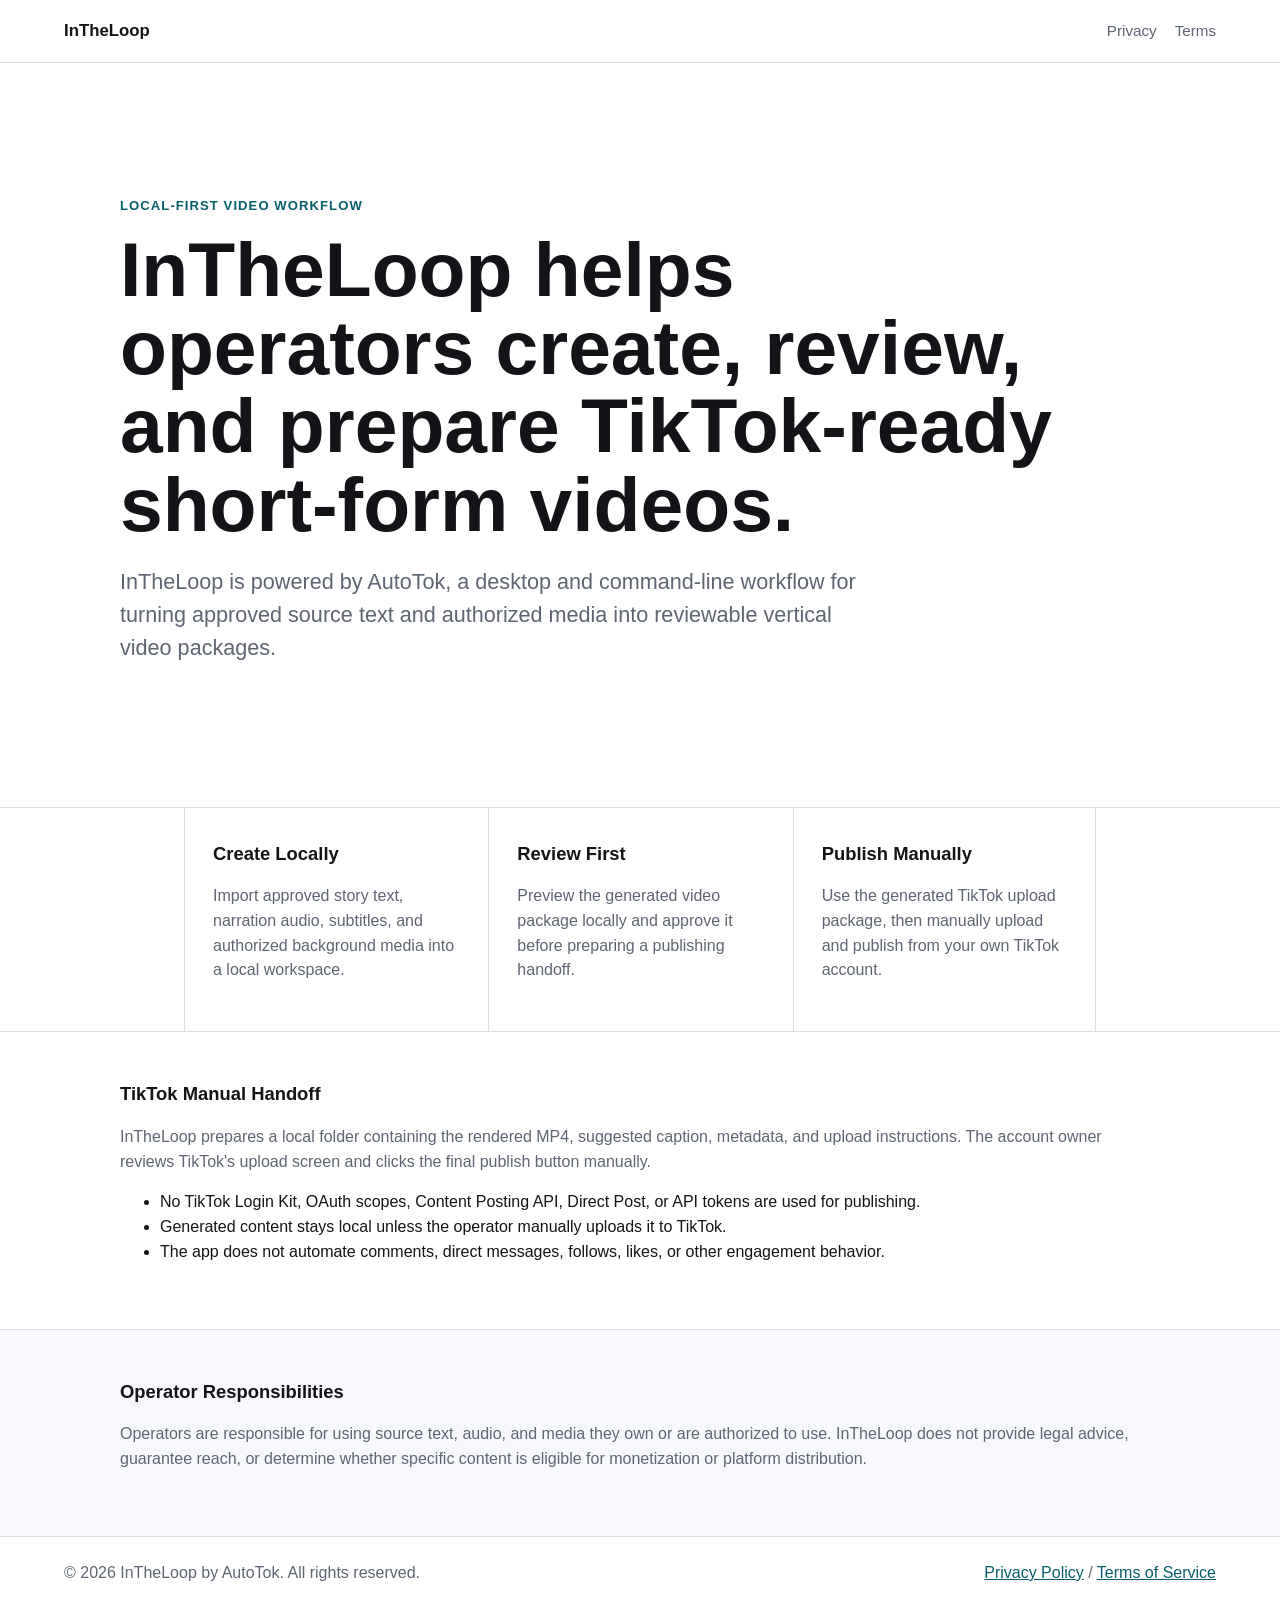
<file: docs/index.html>
<!doctype html>
<html lang="en">
<head>
  <meta charset="utf-8">
  <meta name="viewport" content="width=device-width, initial-scale=1">
  <title>InTheLoop by AutoTok</title>
  <meta name="description" content="InTheLoop by AutoTok is a local-first workflow for creating, reviewing, and preparing TikTok-ready short-form video packages for manual publishing.">
  <link rel="stylesheet" href="styles.css">
</head>
<body>
  <header class="site-header">
    <a class="brand" href="index.html">InTheLoop</a>
    <nav aria-label="Main navigation">
      <a href="privacy.html">Privacy</a>
      <a href="terms.html">Terms</a>
    </nav>
  </header>

  <main>
    <section class="hero">
      <div class="hero-copy">
        <p class="eyebrow">Local-first video workflow</p>
        <h1>InTheLoop helps operators create, review, and prepare TikTok-ready short-form videos.</h1>
        <p class="lead">InTheLoop is powered by AutoTok, a desktop and command-line workflow for turning approved source text and authorized media into reviewable vertical video packages.</p>
      </div>
    </section>

    <section class="section-grid" aria-label="Core workflow">
      <article>
        <h2>Create Locally</h2>
        <p>Import approved story text, narration audio, subtitles, and authorized background media into a local workspace.</p>
      </article>
      <article>
        <h2>Review First</h2>
        <p>Preview the generated video package locally and approve it before preparing a publishing handoff.</p>
      </article>
      <article>
        <h2>Publish Manually</h2>
        <p>Use the generated TikTok upload package, then manually upload and publish from your own TikTok account.</p>
      </article>
    </section>

    <section class="content-band">
      <div>
        <h2>TikTok Manual Handoff</h2>
        <p>InTheLoop prepares a local folder containing the rendered MP4, suggested caption, metadata, and upload instructions. The account owner reviews TikTok's upload screen and clicks the final publish button manually.</p>
        <ul>
          <li>No TikTok Login Kit, OAuth scopes, Content Posting API, Direct Post, or API tokens are used for publishing.</li>
          <li>Generated content stays local unless the operator manually uploads it to TikTok.</li>
          <li>The app does not automate comments, direct messages, follows, likes, or other engagement behavior.</li>
        </ul>
      </div>
    </section>

    <section class="content-band subtle">
      <div>
        <h2>Operator Responsibilities</h2>
        <p>Operators are responsible for using source text, audio, and media they own or are authorized to use. InTheLoop does not provide legal advice, guarantee reach, or determine whether specific content is eligible for monetization or platform distribution.</p>
      </div>
    </section>
  </main>

  <footer class="site-footer">
    <p>&copy; 2026 InTheLoop by AutoTok. All rights reserved.</p>
    <p><a href="privacy.html">Privacy Policy</a> <span aria-hidden="true">/</span> <a href="terms.html">Terms of Service</a></p>
  </footer>
</body>
</html>
</file>
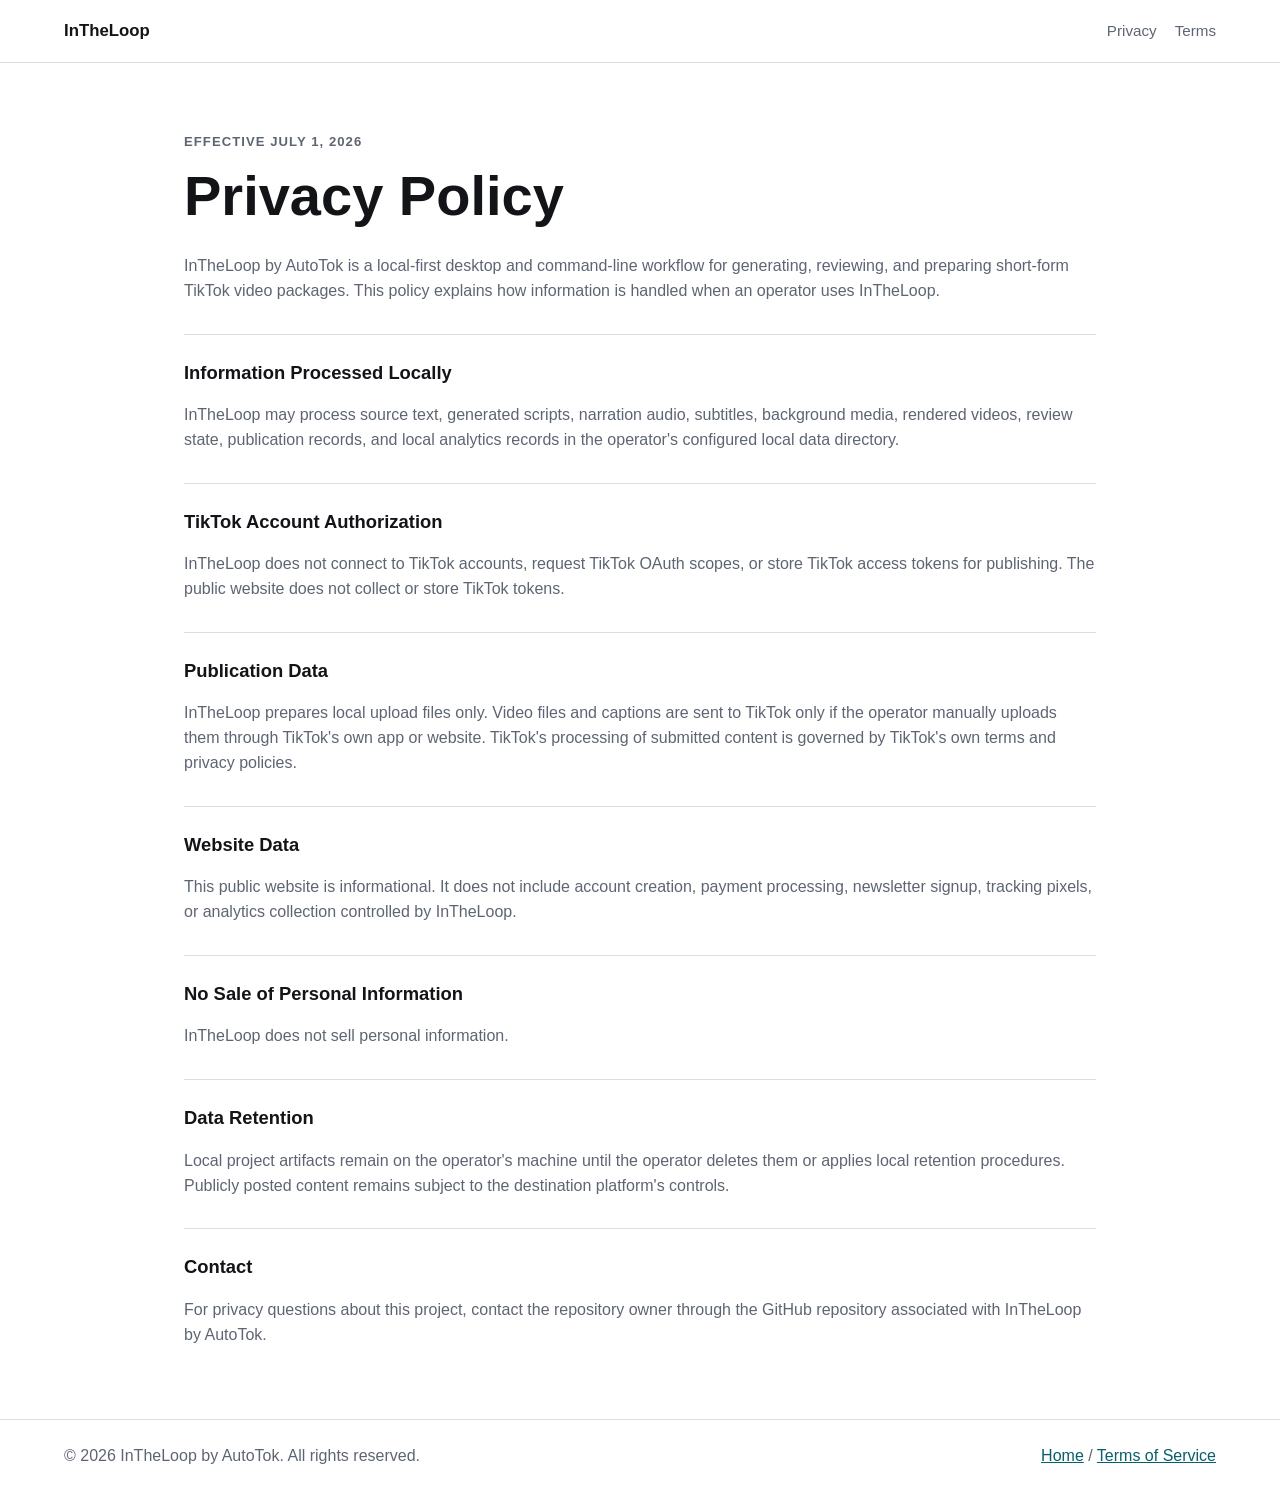
<file: docs/privacy.html>
<!doctype html>
<html lang="en">
<head>
  <meta charset="utf-8">
  <meta name="viewport" content="width=device-width, initial-scale=1">
  <title>Privacy Policy - InTheLoop</title>
  <meta name="description" content="Privacy Policy for InTheLoop by AutoTok.">
  <link rel="stylesheet" href="styles.css">
</head>
<body>
  <header class="site-header">
    <a class="brand" href="index.html">InTheLoop</a>
    <nav aria-label="Main navigation">
      <a href="privacy.html">Privacy</a>
      <a href="terms.html">Terms</a>
    </nav>
  </header>

  <main class="document">
    <p class="eyebrow">Effective July 1, 2026</p>
    <h1>Privacy Policy</h1>

    <p>InTheLoop by AutoTok is a local-first desktop and command-line workflow for generating, reviewing, and preparing short-form TikTok video packages. This policy explains how information is handled when an operator uses InTheLoop.</p>

    <h2>Information Processed Locally</h2>
    <p>InTheLoop may process source text, generated scripts, narration audio, subtitles, background media, rendered videos, review state, publication records, and local analytics records in the operator's configured local data directory.</p>

    <h2>TikTok Account Authorization</h2>
    <p>InTheLoop does not connect to TikTok accounts, request TikTok OAuth scopes, or store TikTok access tokens for publishing. The public website does not collect or store TikTok tokens.</p>

    <h2>Publication Data</h2>
    <p>InTheLoop prepares local upload files only. Video files and captions are sent to TikTok only if the operator manually uploads them through TikTok's own app or website. TikTok's processing of submitted content is governed by TikTok's own terms and privacy policies.</p>

    <h2>Website Data</h2>
    <p>This public website is informational. It does not include account creation, payment processing, newsletter signup, tracking pixels, or analytics collection controlled by InTheLoop.</p>

    <h2>No Sale of Personal Information</h2>
    <p>InTheLoop does not sell personal information.</p>

    <h2>Data Retention</h2>
    <p>Local project artifacts remain on the operator's machine until the operator deletes them or applies local retention procedures. Publicly posted content remains subject to the destination platform's controls.</p>

    <h2>Contact</h2>
    <p>For privacy questions about this project, contact the repository owner through the GitHub repository associated with InTheLoop by AutoTok.</p>
  </main>

  <footer class="site-footer">
    <p>&copy; 2026 InTheLoop by AutoTok. All rights reserved.</p>
    <p><a href="index.html">Home</a> <span aria-hidden="true">/</span> <a href="terms.html">Terms of Service</a></p>
  </footer>
</body>
</html>
</file>
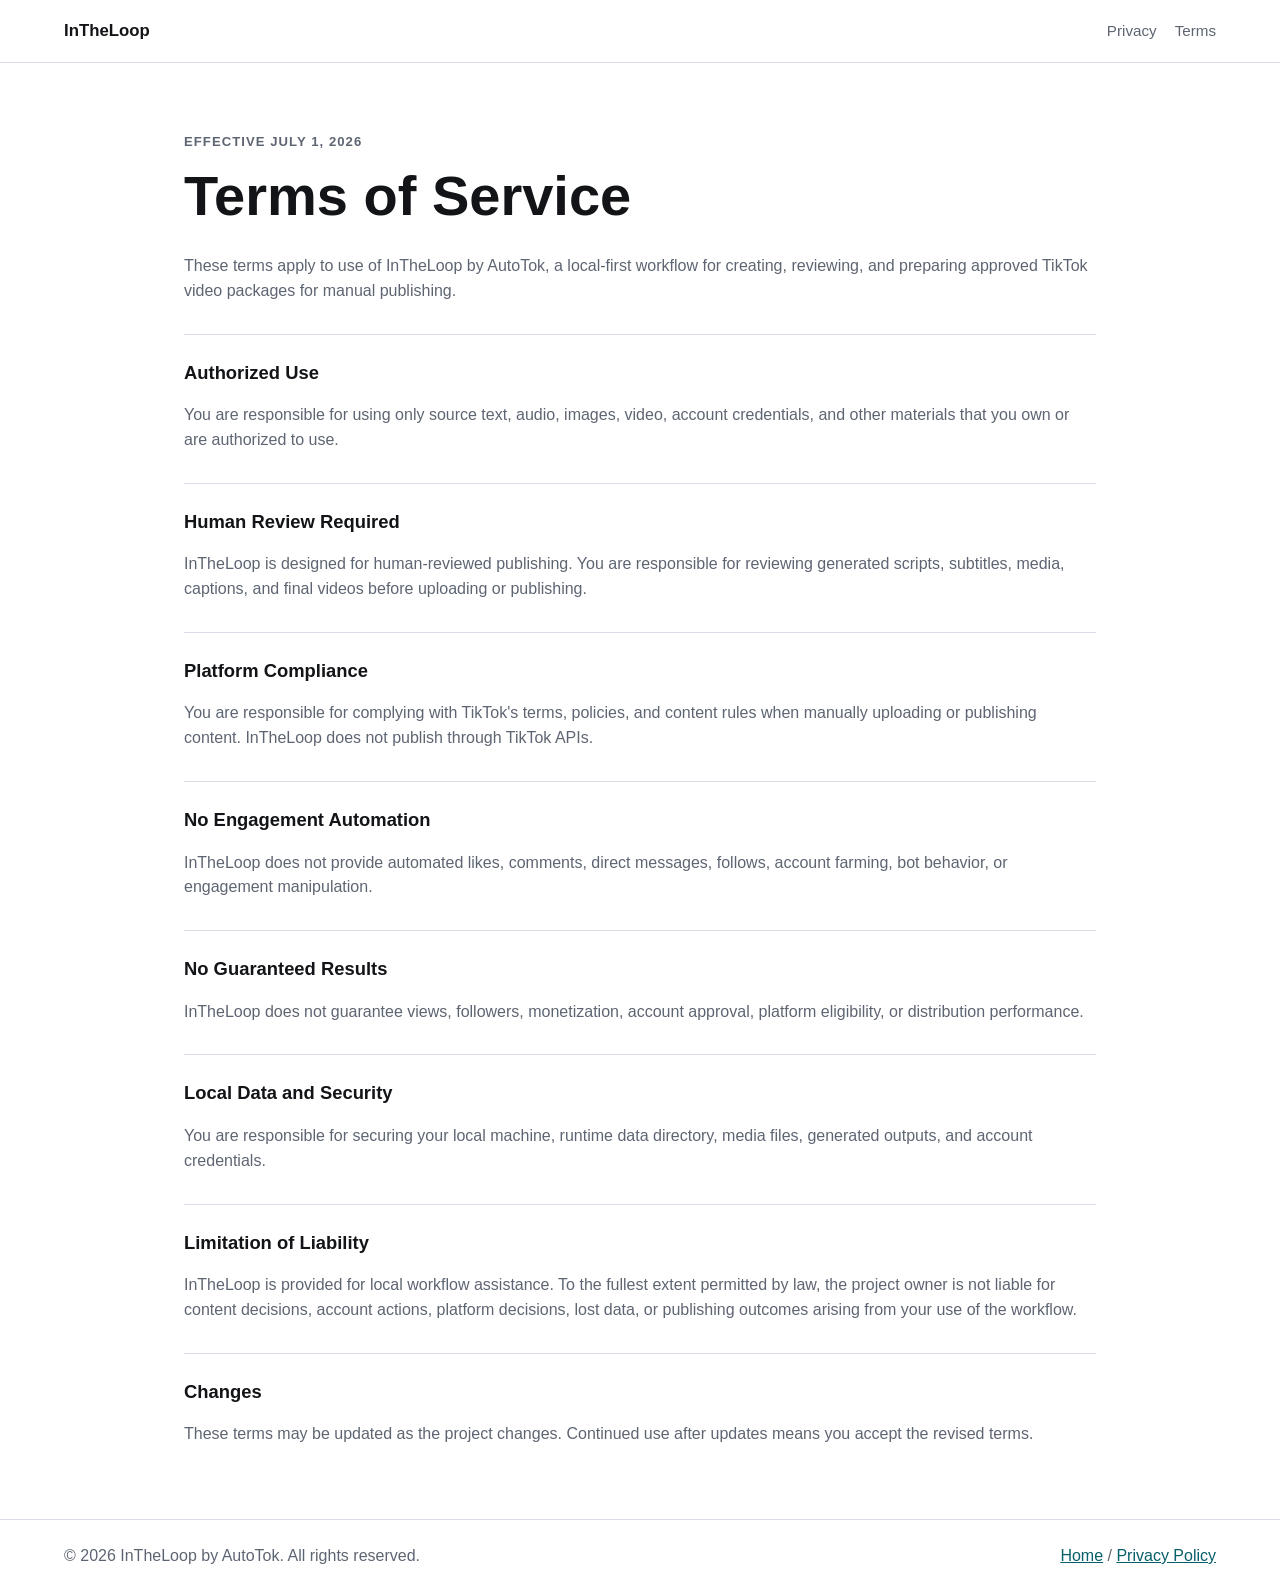
<file: docs/terms.html>
<!doctype html>
<html lang="en">
<head>
  <meta charset="utf-8">
  <meta name="viewport" content="width=device-width, initial-scale=1">
  <title>Terms of Service - InTheLoop</title>
  <meta name="description" content="Terms of Service for InTheLoop by AutoTok.">
  <link rel="stylesheet" href="styles.css">
</head>
<body>
  <header class="site-header">
    <a class="brand" href="index.html">InTheLoop</a>
    <nav aria-label="Main navigation">
      <a href="privacy.html">Privacy</a>
      <a href="terms.html">Terms</a>
    </nav>
  </header>

  <main class="document">
    <p class="eyebrow">Effective July 1, 2026</p>
    <h1>Terms of Service</h1>

    <p>These terms apply to use of InTheLoop by AutoTok, a local-first workflow for creating, reviewing, and preparing approved TikTok video packages for manual publishing.</p>

    <h2>Authorized Use</h2>
    <p>You are responsible for using only source text, audio, images, video, account credentials, and other materials that you own or are authorized to use.</p>

    <h2>Human Review Required</h2>
    <p>InTheLoop is designed for human-reviewed publishing. You are responsible for reviewing generated scripts, subtitles, media, captions, and final videos before uploading or publishing.</p>

    <h2>Platform Compliance</h2>
    <p>You are responsible for complying with TikTok's terms, policies, and content rules when manually uploading or publishing content. InTheLoop does not publish through TikTok APIs.</p>

    <h2>No Engagement Automation</h2>
    <p>InTheLoop does not provide automated likes, comments, direct messages, follows, account farming, bot behavior, or engagement manipulation.</p>

    <h2>No Guaranteed Results</h2>
    <p>InTheLoop does not guarantee views, followers, monetization, account approval, platform eligibility, or distribution performance.</p>

    <h2>Local Data and Security</h2>
    <p>You are responsible for securing your local machine, runtime data directory, media files, generated outputs, and account credentials.</p>

    <h2>Limitation of Liability</h2>
    <p>InTheLoop is provided for local workflow assistance. To the fullest extent permitted by law, the project owner is not liable for content decisions, account actions, platform decisions, lost data, or publishing outcomes arising from your use of the workflow.</p>

    <h2>Changes</h2>
    <p>These terms may be updated as the project changes. Continued use after updates means you accept the revised terms.</p>
  </main>

  <footer class="site-footer">
    <p>&copy; 2026 InTheLoop by AutoTok. All rights reserved.</p>
    <p><a href="index.html">Home</a> <span aria-hidden="true">/</span> <a href="privacy.html">Privacy Policy</a></p>
  </footer>
</body>
</html>
</file>
<file: docs/styles.css>
:root {
  color-scheme: light;
  --ink: #121417;
  --muted: #5e6572;
  --line: #d9dee7;
  --panel: #f6f8fb;
  --accent: #087f8c;
  --accent-strong: #075f69;
  --bg: #ffffff;
}

* {
  box-sizing: border-box;
}

body {
  margin: 0;
  background: var(--bg);
  color: var(--ink);
  font-family: Arial, Helvetica, sans-serif;
  line-height: 1.55;
}

a {
  color: var(--accent-strong);
}

.site-header {
  align-items: center;
  border-bottom: 1px solid var(--line);
  display: flex;
  justify-content: space-between;
  padding: 18px clamp(18px, 5vw, 64px);
}

.brand {
  color: var(--ink);
  font-size: 1.05rem;
  font-weight: 700;
  text-decoration: none;
}

nav {
  display: flex;
  gap: 18px;
}

nav a {
  color: var(--muted);
  font-size: 0.95rem;
  text-decoration: none;
}

.hero {
  border-bottom: 1px solid var(--line);
  padding: clamp(56px, 12vw, 120px) clamp(18px, 5vw, 64px);
}

.hero-copy,
.document,
.content-band > div,
.section-grid {
  margin: 0 auto;
  max-width: 1040px;
}

.hero h1 {
  font-size: clamp(2.2rem, 6vw, 5.2rem);
  line-height: 1.02;
  margin: 0;
  max-width: 980px;
}

.lead {
  color: var(--muted);
  font-size: clamp(1.05rem, 2vw, 1.35rem);
  max-width: 760px;
}

.eyebrow {
  color: var(--accent-strong);
  font-size: 0.82rem;
  font-weight: 700;
  letter-spacing: 0.08em;
  text-transform: uppercase;
}

.section-grid {
  display: grid;
  gap: 1px;
  grid-template-columns: repeat(3, minmax(0, 1fr));
  padding: 0 clamp(18px, 5vw, 64px);
}

.section-grid article {
  border-left: 1px solid var(--line);
  min-height: 210px;
  padding: 32px 28px;
}

.section-grid article:last-child {
  border-right: 1px solid var(--line);
}

.section-grid h2,
.content-band h2,
.document h2 {
  font-size: 1.15rem;
  margin: 0 0 10px;
}

.section-grid p,
.content-band p,
.document p,
.document li {
  color: var(--muted);
}

.content-band {
  border-top: 1px solid var(--line);
  padding: 48px clamp(18px, 5vw, 64px);
}

.content-band.subtle {
  background: var(--panel);
}

.document {
  padding: 56px clamp(18px, 5vw, 64px);
}

.document h1 {
  font-size: clamp(2rem, 5vw, 3.5rem);
  line-height: 1.08;
  margin: 0 0 28px;
}

.document h2 {
  border-top: 1px solid var(--line);
  margin-top: 30px;
  padding-top: 24px;
}

code {
  background: var(--panel);
  border: 1px solid var(--line);
  border-radius: 4px;
  padding: 0.1em 0.3em;
}

.site-footer {
  border-top: 1px solid var(--line);
  color: var(--muted);
  display: flex;
  flex-wrap: wrap;
  gap: 12px 24px;
  justify-content: space-between;
  padding: 24px clamp(18px, 5vw, 64px);
}

.site-footer p {
  margin: 0;
}

@media (max-width: 760px) {
  .site-header,
  .site-footer {
    align-items: flex-start;
    flex-direction: column;
  }

  .section-grid {
    display: block;
    padding: 0;
  }

  .section-grid article,
  .section-grid article:last-child {
    border-left: 0;
    border-right: 0;
    border-top: 1px solid var(--line);
    min-height: auto;
    padding: 28px 18px;
  }
}
</file>
